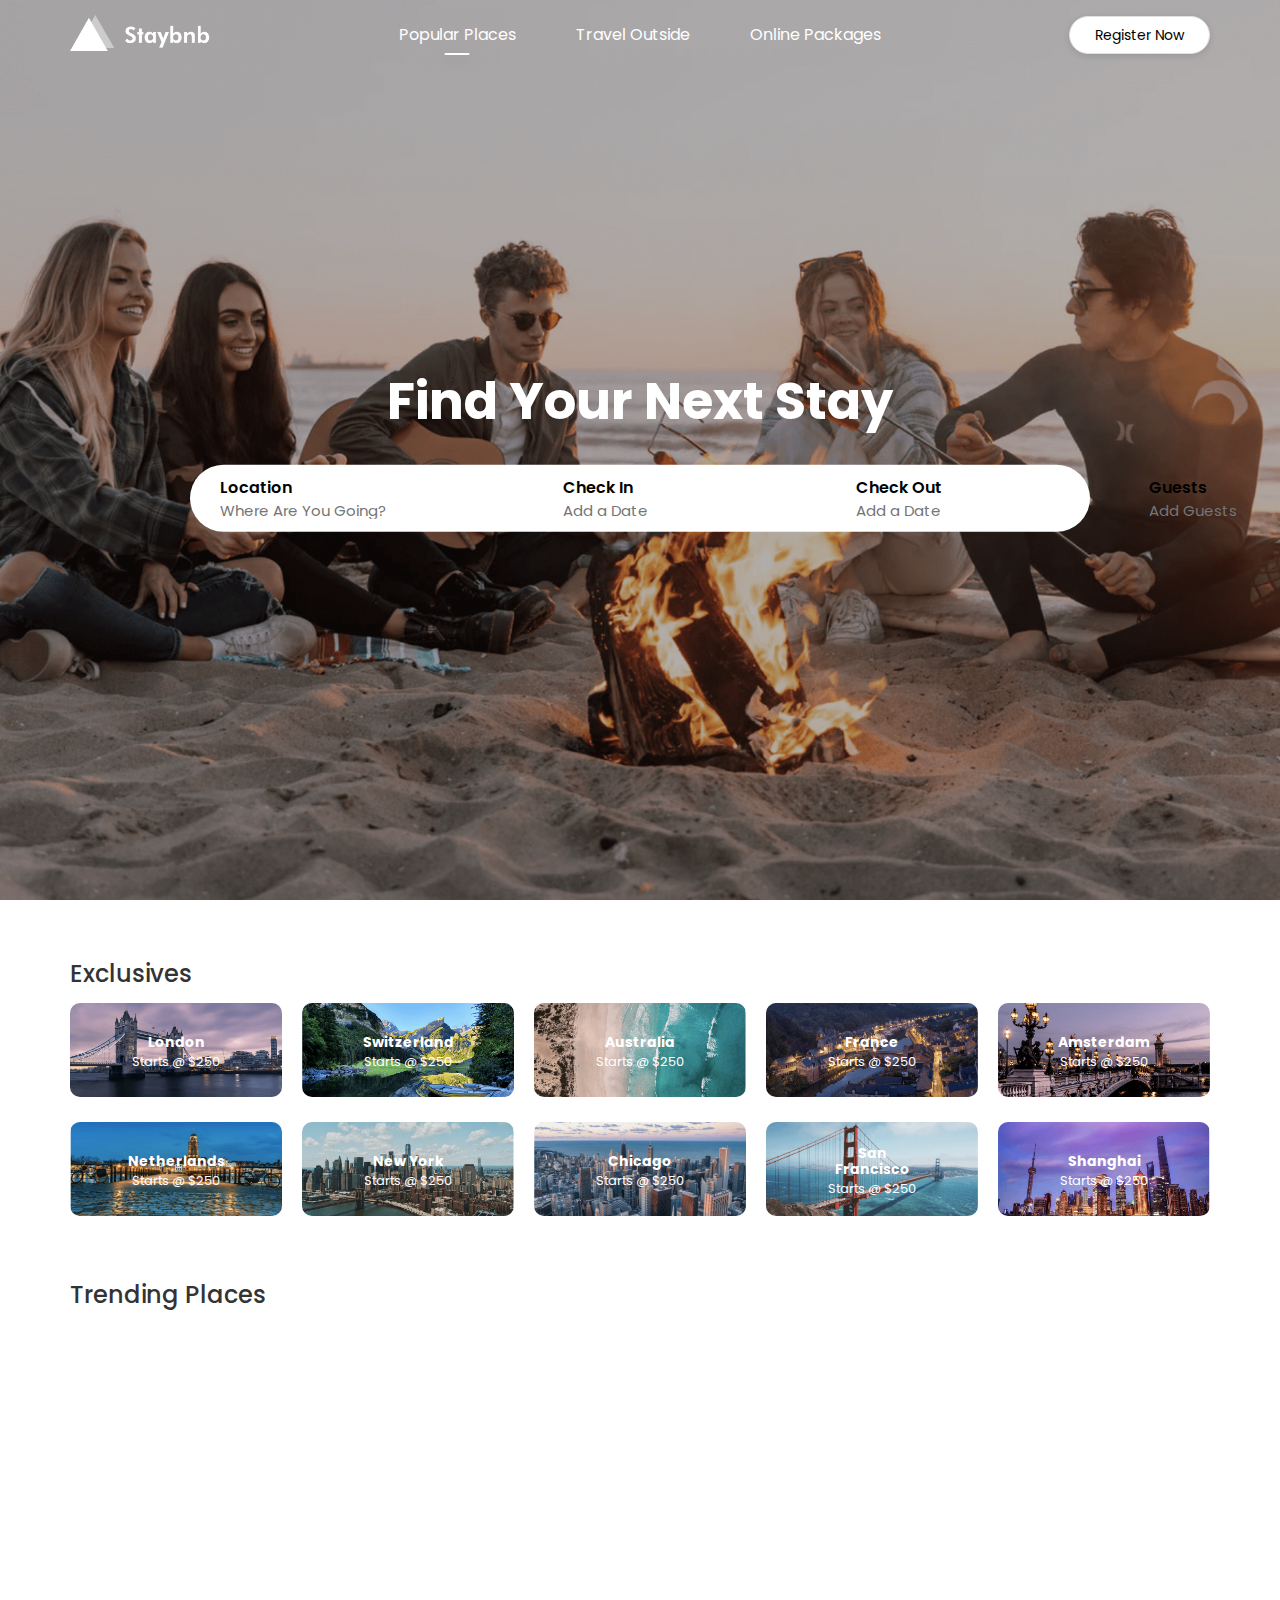
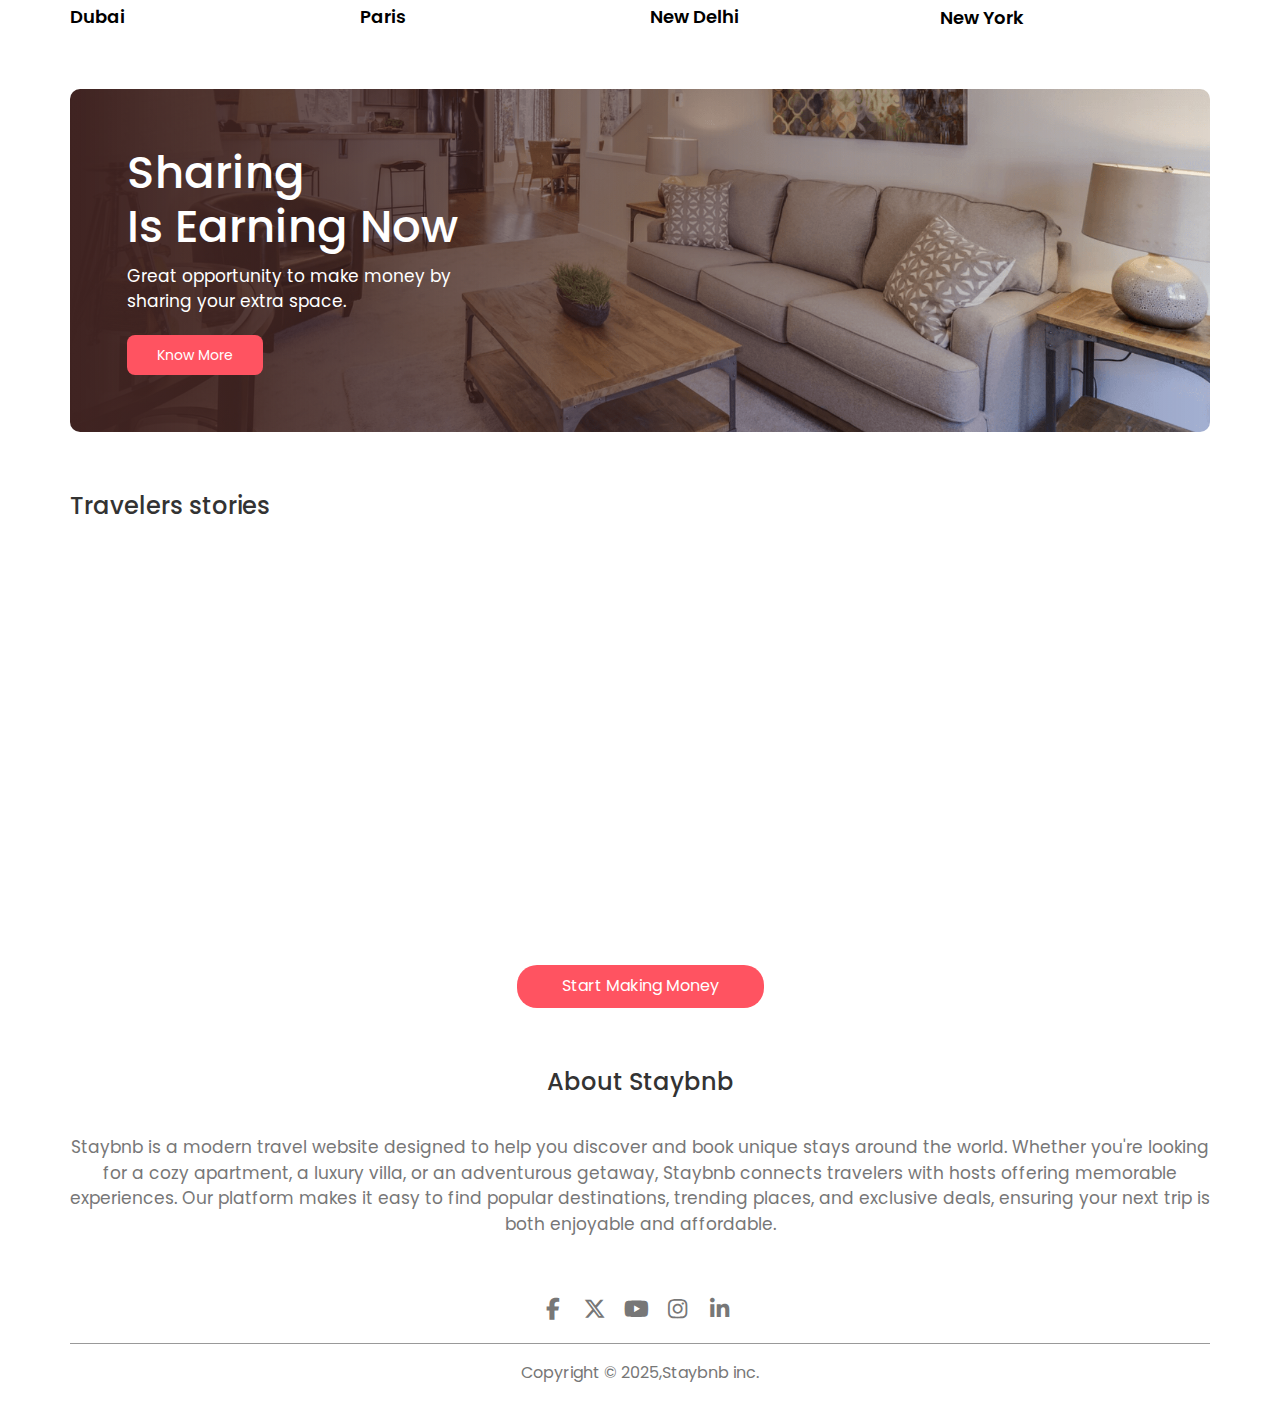
<file: index.html>
<!DOCTYPE html>
<html lang="en">

<head>
    <meta charset="UTF-8">
    <meta name="viewport" content="width=device-width, initial-scale=1.0">
    <title>Staybnb</title>
    <link rel="stylesheet" href="css/all.min.css">
    <link rel="stylesheet" href="css/normalize.css">
    <link rel="stylesheet" href="css/style.css">
    <link rel="preconnect" href="https://fonts.googleapis.com">
    <link rel="preconnect" href="https://fonts.gstatic.com" crossorigin>
    <link
        href="https://fonts.googleapis.com/css2?family=Poppins:ital,wght@0,100;0,200;0,300;0,400;0,500;0,600;0,700;0,800;0,900;1,100;1,200;1,300;1,400;1,500;1,600;1,700;1,800;1,900&display=swap"
        rel="stylesheet">
</head>

<body>
    <header>
        <div class="container">
            <nav>
                <a href="index.html" class="logo">
                    <img decoding="async" src="images/logo.png" alt="">
                </a>
                <div class="toggle-menu" id="toggle-menu">
                    <i class="fa-solid fa-bars"></i>
                </div>
                <ul class="nav-links" id="nav-links">
                    <li>
                        <a href="index.html" class="active">Popular Places</a>
                    </li>
                    <li>
                        <a href="listing.html">Travel Outside</a>
                    </li>
                    <li>
                        <a href="house.html">Online Packages</a>
                    </li>
                    <a href="#" class="register-btn mobile-rbtn" id="register-btn">Register Now</a>
                </ul>
                <a href="#" class="register-btn" id="register-btn">Register Now</a>
            </nav>

            <div class="box">
                <h1>
                    Find Your Next Stay
                </h1>
                <div class="search-bar">
                    <form>
                        <div class="location-input">
                            <label for="location">Location</label>
                            <input type="text" placeholder="Where Are You Going?" id="location">
                        </div>
                        <div>
                            <label for="check-in">Check In</label>
                            <input type="text" placeholder="Add a Date" id="check-in">
                        </div>
                        <div>
                            <label for="check-out">Check Out</label>
                            <input type="text" placeholder="Add a Date" id="check-out">
                        </div>
                        <div>
                            <label for="guest">Guests</label>
                            <input type="text" placeholder="Add Guests" id="guest">
                        </div>
                        <button type="submit"><img src="images/search.png" alt=""></button>
                    </form>
                </div>
            </div>
        </div>
    </header>
    <!-- Start Exclusive Section -->
    <div class="exclusive">
        <div class="container">
            <h2 class="section-header">Exclusives</h2>
            <div class="images-holder">
                <div class="image">
                    <img decoding="async" src="images/image-1.png" alt="">
                    <div class="text">
                        <h4>London</h4>
                        <p>Starts @ $250</p>
                    </div>
                </div>
                <div class="image">
                    <img decoding="async" src="images/image-2.png" alt="">
                    <div class="text">
                        <h4>Switzerland</h4>
                        <p>Starts @ $250</p>
                    </div>
                </div>
                <div class="image">
                    <img decoding="async" src="images/image-3.png" alt="">
                    <div class="text">
                        <h4>Australia</h4>
                        <p>Starts @ $250</p>
                    </div>
                </div>
                <div class="image">
                    <img decoding="async" src="images/image-4.png" alt="">
                    <div class="text">
                        <h4>France</h4>
                        <p>Starts @ $250</p>
                    </div>
                </div>
                <div class="image">
                    <img decoding="async" src="images/image-5.png" alt="">
                    <div class="text">
                        <h4>Amsterdam</h4>
                        <p>Starts @ $250</p>
                    </div>
                </div>
                <div class="image">
                    <img decoding="async" src="images/image-6.png" alt="">
                    <div class="text">
                        <h4>Netherlands</h4>
                        <p>Starts @ $250</p>
                    </div>
                </div>
                <div class="image">
                    <img decoding="async" src="images/image-7.png" alt="">
                    <div class="text">
                        <h4>New York</h4>
                        <p>Starts @ $250</p>
                    </div>
                </div>
                <div class="image">
                    <img decoding="async" src="images/image-8.png" alt="">
                    <div class="text">
                        <h4>Chicago</h4>
                        <p>Starts @ $250</p>
                    </div>
                </div>
                <div class="image">
                    <img decoding="async" src="images/image-9.png" alt="">
                    <div class="text">
                        <h4>San Francisco</h4>
                        <p>Starts @ $250</p>
                    </div>
                </div>
                <div class="image">
                    <img decoding="async" src="images/image-10.png" alt="">
                    <div class="text">
                        <h4>Shanghai</h4>
                        <p>Starts @ $250</p>
                    </div>
                </div>
            </div>
        </div>
    </div>
    <!-- End Exclusive Section -->
    <!-- Start Trending Section -->
    <div class="trending">
        <div class="container">
            <h2 class="section-header">Trending Places</h2>
            <div class="images-holder">
                <div class="images">
                    <img decoding="async" src="images/dubai.png" alt="">
                    <span>Dubai</span>
                </div>
                <div class="images">
                    <img decoding="async" src="images/paris.png" alt="">
                    <span>Paris</span>
                </div>
                <div class="images">
                    <img decoding="async" src="images/new-delhi.png" alt="">
                    <span>New Delhi</span>
                </div>
                <div class="images">
                    <img decoding="async" src="images/new-york.png" alt="">
                    <span>New York</span>
                </div>
            </div>
        </div>
    </div>
    <!-- End Trending Section -->
    <!-- Start Cta Section -->
    <div class="cta">
        <div class="container">
            <div class="cta-content">
                <h3>Sharing <br> Is Earning Now</h3>
                <p>Great opportunity to make money by <br>sharing your extra space.</p>
                <a href="#" class="cta-btn">Know More</a>
            </div>
        </div>
    </div>
    <!-- End Cta Section -->
    <!-- Start Stories Section -->
    <div class="stories">
        <div class="container">
            <h2 class="section-header">Travelers stories</h2>
            <div class="boxes">
                <div class="box">
                    <img decoding="async" src="images/story-1.png" alt="">
                    <p>
                        Popular European countries with a budget of just $10.000
                    </p>
                </div>
                <div class="box">
                    <img decoding="async" src="images/story-2.png" alt="">
                    <p>
                        Traveled more than 100 Countries in less than a year
                    </p>
                </div>
                <div class="box">
                    <img decoding="async" src="images/story-3.png" alt="">
                    <p>
                        Best experience you get while your traveling to Thailand
                    </p>
                </div>
            </div>
        </div>
        <a href="#" class="stories-btn">Start Making Money</a>
    </div>
    <!-- End Stories Section -->
    <!-- Start About Section -->
    <div class="about">
        <h2 class="section-header">About Staybnb</h2>
        <div class="container">
            <p>
                Staybnb is a modern travel website designed to help you discover and book unique stays around the world.
                Whether
                you're looking for a cozy apartment, a luxury villa, or an adventurous getaway, Staybnb connects
                travelers with
                hosts offering memorable experiences. Our platform makes it easy to find popular destinations, trending
                places, and
                exclusive deals, ensuring your next trip is both enjoyable and affordable.
            </p>
        </div>
    </div>
    <!-- End About Section -->
    <!-- Start Footer -->
    <footer>
        <div class="container">
            <div class="icons">
                <i class="fa-brands fa-facebook-f facebook"></i>
                <i class="fa-brands fa-x-twitter xt"></i>
                <i class="fa-brands fa-youtube youtube"></i>
                <i class="fa-brands fa-instagram insta"></i>
                <i class="fa-brands fa-linkedin-in linked-in"></i>
            </div>
            <hr>
            <p>Copyright &copy; 2025,Staybnb inc.</p>
        </div>
    </footer>
    <!-- End Footer -->
    <script src="js/main.js"></script>
</body>

</html>
</file>
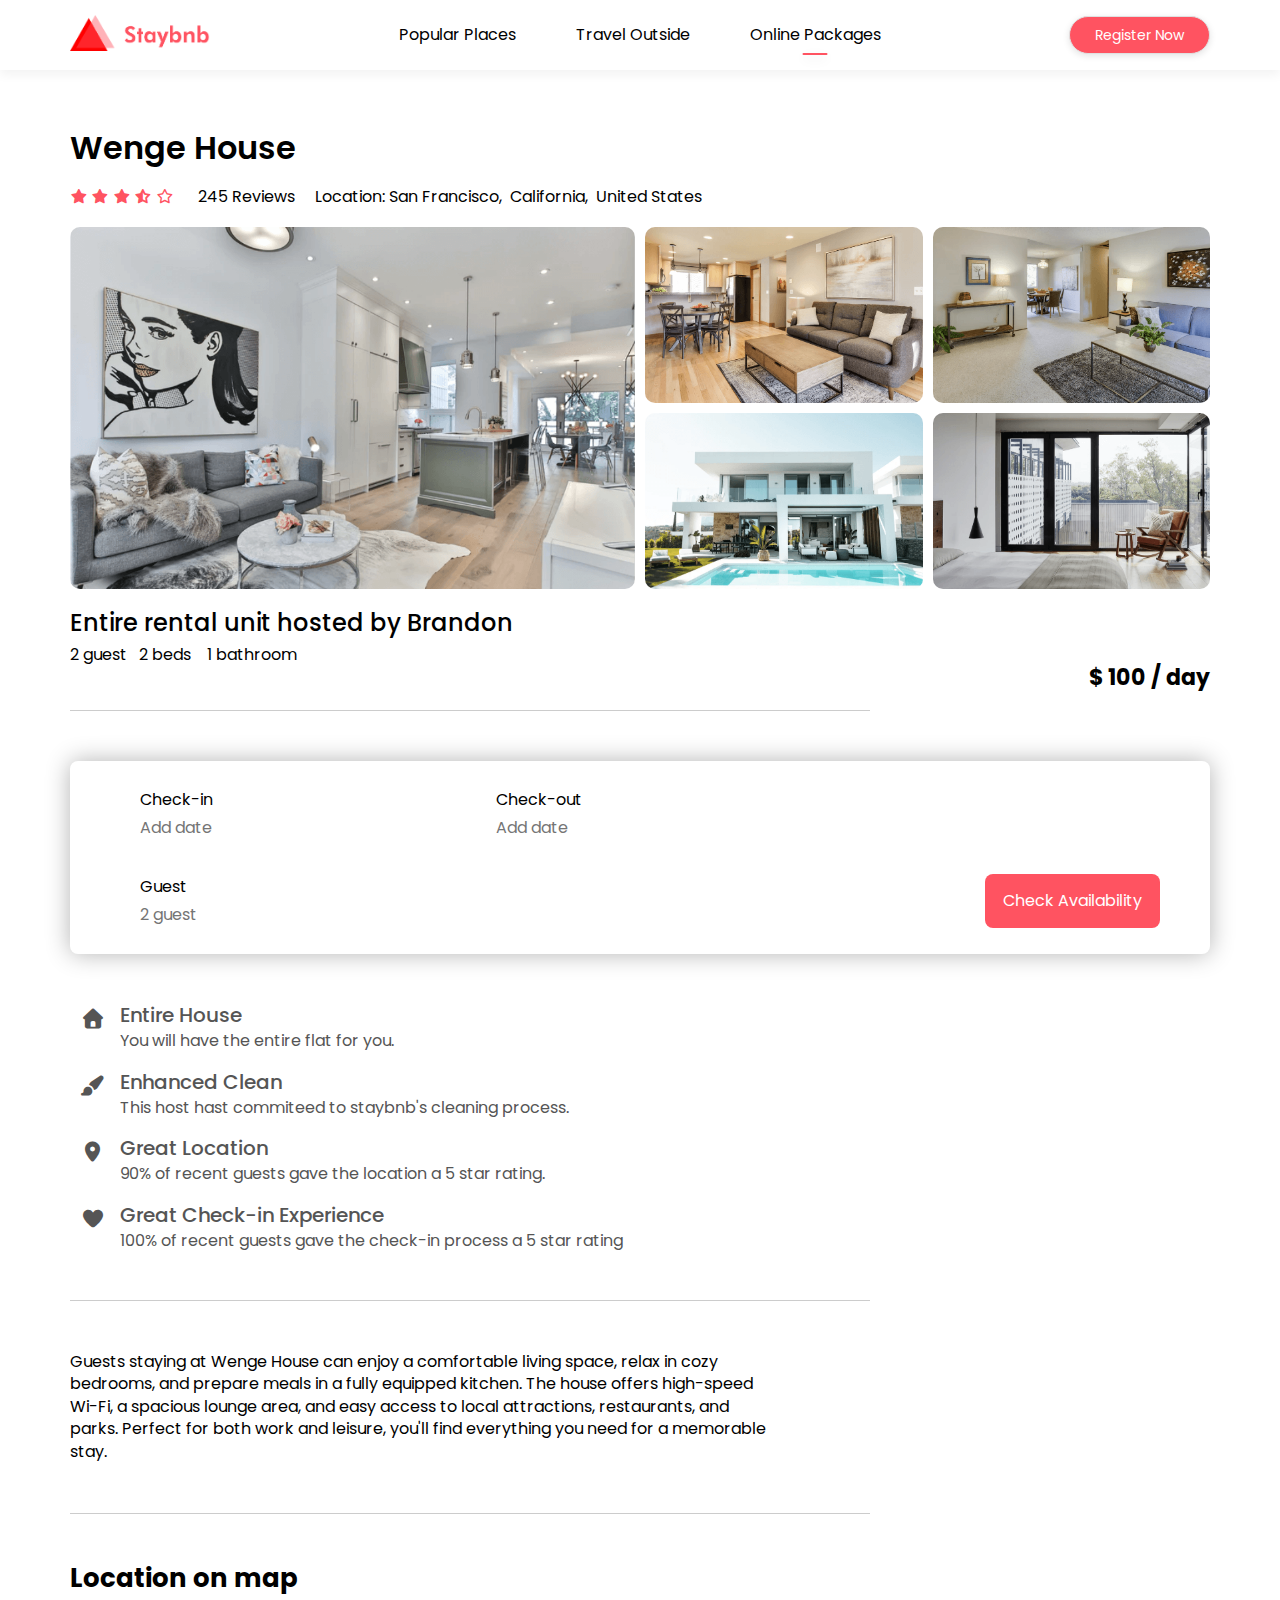
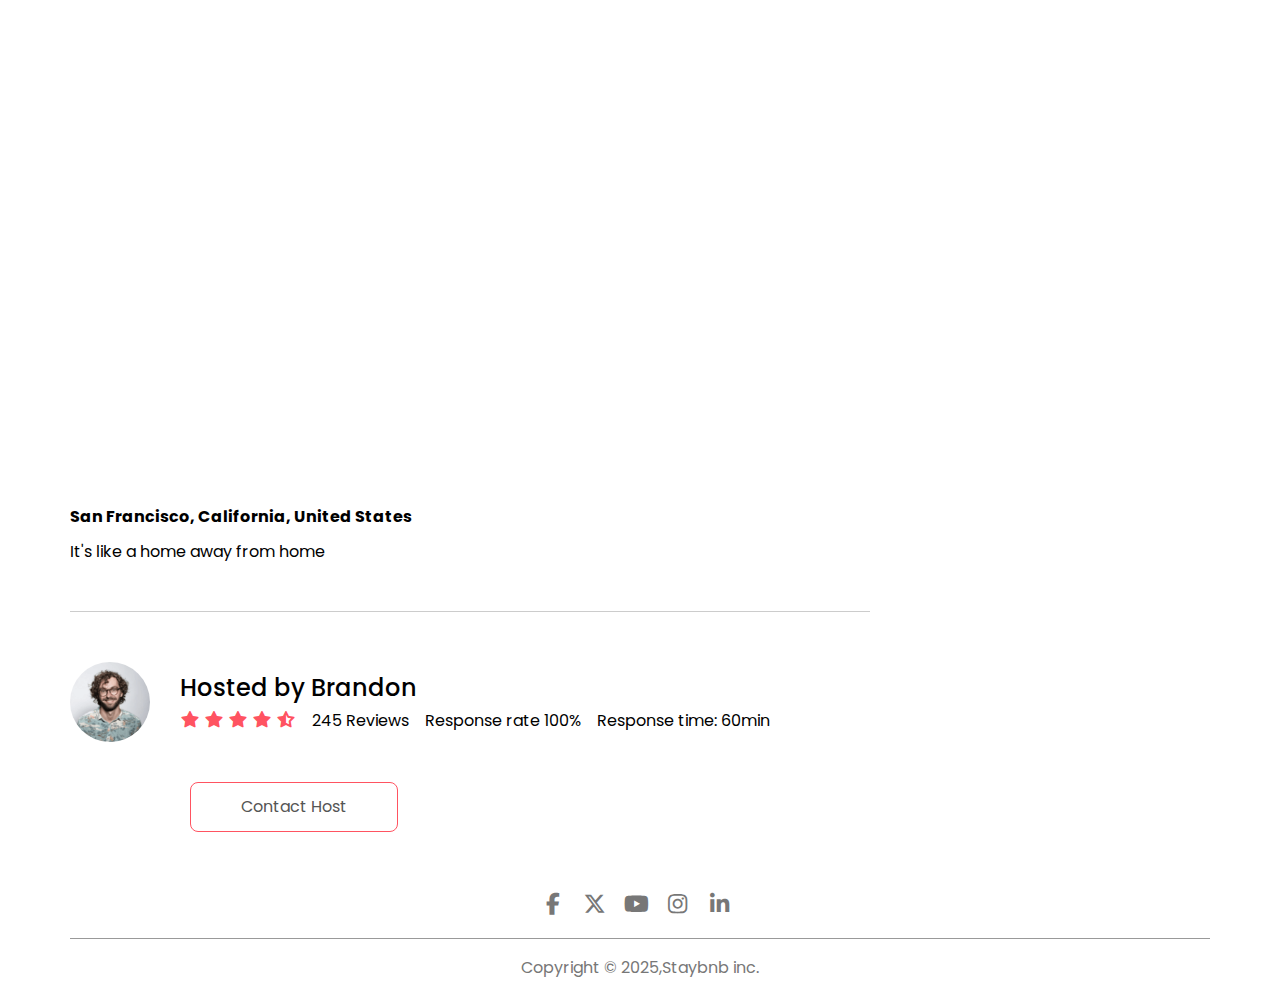
<file: house.html>
<!DOCTYPE html>
<html lang="en">

<head>
    <meta charset="UTF-8">
    <meta name="viewport" content="width=device-width, initial-scale=1.0">
    <title>House Details Page</title>
    <link rel="stylesheet" href="css/all.min.css">
    <link rel="stylesheet" href="css/normalize.css">
    <link rel="stylesheet" href="css/style.css">
    <link rel="preconnect" href="https://fonts.googleapis.com">
    <link rel="preconnect" href="https://fonts.gstatic.com" crossorigin>
    <link
        href="https://fonts.googleapis.com/css2?family=Poppins:ital,wght@0,100;0,200;0,300;0,400;0,500;0,600;0,700;0,800;0,900;1,100;1,200;1,300;1,400;1,500;1,600;1,700;1,800;1,900&display=swap"
        rel="stylesheet">
</head>

<body>
    <div class="nav-white">
        <div class="container">
            <nav>
                <a href="index.html" class="logo">
                    <img decoding="async" src="images/logo-red.png" alt="">
                </a>
                <div class="toggle-menu" id="toggle-menu">
                    <i class="fa-solid fa-bars"></i>
                </div>
                <ul class="nav-links" id="nav-links">
                    <li>
                        <a href="index.html">Popular Places</a>
                    </li>
                    <li>
                        <a href="listing.html">Travel Outside</a>
                    </li>
                    <li>
                        <a href="house.html" class="active">Online Packages</a>
                    </li>
                    <a href="#" class="register-btn mobile-rbtn" id="register-btn">Register Now</a>
                </ul>
                <a href="#" class="register-btn" id="register-btn">Register Now</a>
            </nav>
        </div>
    </div>

    <div class="house-details">
        <div class="container">
            <div class="house-title">
                <h1>Wenge House</h1>
                <div class="row">
                    <div>
                        <i class="fa-solid fa-star"></i>
                        <i class="fa-solid fa-star"></i>
                        <i class="fa-solid fa-star"></i>
                        <i class="fa-solid fa-star-half-stroke"></i>
                        <i class="fa-regular fa-star"></i>
                        <span>245 Reviews</span>
                    </div>
                    <div class="info">
                        <p>Location:&nbsp;San Francisco,&nbsp;&nbsp;California,&nbsp;&nbsp;United States</p>
                    </div>
                </div>
            </div>
            <div class="gallery">
                <div class="gallery-img1"><img decoding="async" src="images/house-1.png" alt=""></div>
                <div class="gallery-img2"><img decoding="async" src="images/house-2.png" alt=""></div>
                <div class="gallery-img3"><img decoding="async" src="images/house-3.png" alt=""></div>
                <div class="gallery-img4"><img decoding="async" src="images/house-4.png" alt=""></div>
                <div class="gallery-img5"><img decoding="async" src="images/house-5.png" alt=""></div>
            </div>
            <div class="small-details">
                <h2>Entire rental unit hosted by Brandon</h2>
                <p>2 guest &nbsp; 2 beds &nbsp;&nbsp; 1 bathroom</p>
                <h4>$ 100 / day</h4>
            </div>
            <hr class="line">
            <form class="check-form">
                <div>
                    <label >Check-in</label>
                    <input type="text" placeholder="Add date">
                </div>
                <div>
                    <label>Check-out</label>
                    <input type="text" placeholder="Add date">
                </div>
                <div>
                    <label>Guest</label>
                    <input type="text" placeholder="2 guest">
                </div>
                <button type="submit">Check Availability</button>
            </form>
            <ul class="details-list">
                <li><i class="fa-solid fa-house"></i>Entire House
                    <span>You will have the entire flat for you.</span>
                </li>
                <li><i class="fa-solid fa-paintbrush"></i>Enhanced Clean
                    <span>This host hast commiteed to staybnb's cleaning process.</span>
                </li>
                <li><i class="fa-solid fa-location-dot"></i>Great Location
                    <span>90% of recent guests gave the location a 5 star rating.</span>
                </li>
                <li><i class="fa-solid fa-heart"></i>Great Check-in Experience
                    <span>100% of recent guests gave the check-in process a 5 star rating </span>
                </li>
            </ul>
            <hr class="line">
            <p class="desc">Guests staying at Wenge House can enjoy a comfortable living space, relax in cozy bedrooms,
                and prepare meals in a fully equipped kitchen. The house offers high-speed Wi-Fi, a spacious lounge
                area, and easy access to local attractions, restaurants, and parks. Perfect for both work and leisure,
                you'll find everything you need for a memorable stay.</p>
            <hr class="line">
            <div class="map">
                <h3>Location on map</h3>
                <iframe
                    src="https://www.google.com/maps/embed?pb=!1m18!1m12!1m3!1d25569.225427269463!2d3.0415312556134584!3d36.76689260343447!2m3!1f0!2f0!3f0!3m2!1i1024!2i768!4f13.1!3m3!1m2!1s0x128fb2f877796ffd%3A0x62ac3794efff79ca!2sAlger%20Centre!5e0!3m2!1sen!2sdz!4v1756235219826!5m2!1sen!2sdz"
                    width="600" height="450" style="border:0;" allowfullscreen="" loading="lazy"
                    referrerpolicy="no-referrer-when-downgrade"></iframe>
                <b>San Francisco, California, United States</b>
                <p>It's like a home away from home</p>
            </div>
            <hr class="line">
            <div class="host">
                <img decoding="async" src="images/host.png" alt="">
                <div>
                    <h2>Hosted by Brandon</h2>
                    <p><span>
                            <i class="fa-solid fa-star"></i>
                            <i class="fa-solid fa-star"></i>
                            <i class="fa-solid fa-star"></i>
                            <i class="fa-solid fa-star"></i>
                            <i class="fa-solid fa-star-half-stroke"></i>
                        </span>&nbsp;&nbsp; 245 Reviews &nbsp;&nbsp; Response rate 100% &nbsp;&nbsp; Response time:
                        60min
                    </p>
                </div>
            </div>
            <div class="contact-host">
                <a href="#">Contact Host</a>
            </div>

        </div>
    </div>

    <!-- Start Footer -->
    <footer>
        <div class="container">
            <div class="icons">
                <i class="fa-brands fa-facebook-f facebook"></i>
                <i class="fa-brands fa-x-twitter xt"></i>
                <i class="fa-brands fa-youtube youtube"></i>
                <i class="fa-brands fa-instagram insta"></i>
                <i class="fa-brands fa-linkedin-in linked-in"></i>
            </div>
            <hr>
            <p>Copyright &copy; 2025,Staybnb inc.</p>
        </div>
    </footer>
    <!-- End Footer-->
    <script src="js/main.js"></script>
</body>

</html>
</file>
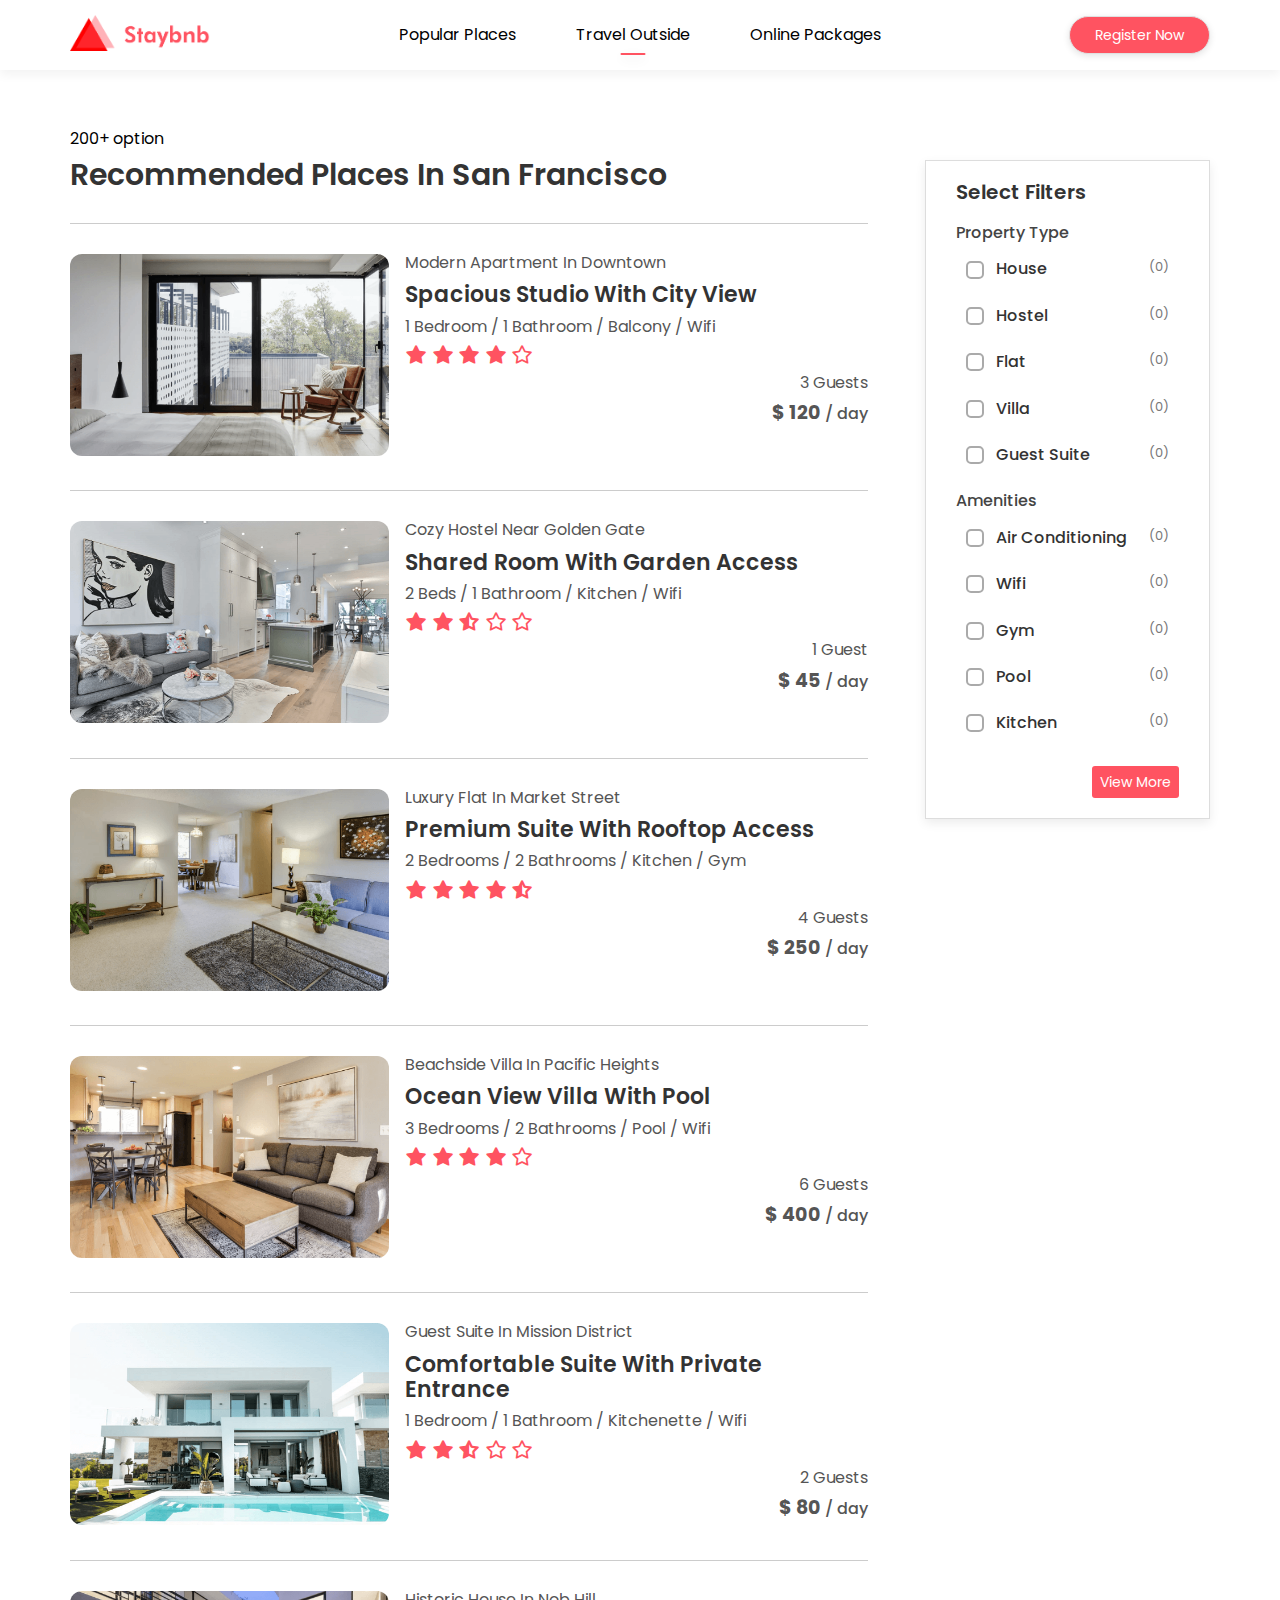
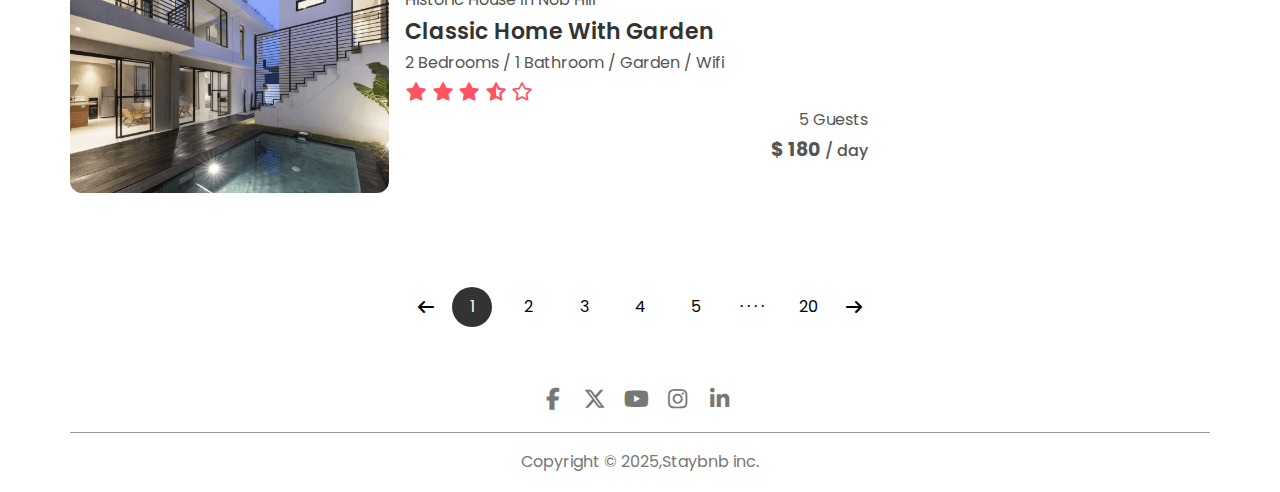
<file: listing.html>
<!DOCTYPE html>
<html lang="en">

<head>
    <meta charset="UTF-8">
    <meta name="viewport" content="width=device-width, initial-scale=1.0">
    <title>Listing Page</title>
    <link rel="stylesheet" href="css/all.min.css">
    <link rel="stylesheet" href="css/normalize.css">
    <link rel="stylesheet" href="css/style.css">
    <link rel="preconnect" href="https://fonts.googleapis.com">
    <link rel="preconnect" href="https://fonts.gstatic.com" crossorigin>
    <link
        href="https://fonts.googleapis.com/css2?family=Poppins:ital,wght@0,100;0,200;0,300;0,400;0,500;0,600;0,700;0,800;0,900;1,100;1,200;1,300;1,400;1,500;1,600;1,700;1,800;1,900&display=swap"
        rel="stylesheet">
</head>

<body>
    <div class="nav-white">
        <div class="container">
            <nav>
                <a href="index.html" class="logo">
                    <img decoding="async" src="images/logo-red.png" alt="">
                </a>
                <div class="toggle-menu" id="toggle-menu">
                    <i class="fa-solid fa-bars"></i>
                </div>
                <ul class="nav-links" id="nav-links">
                    <li>
                        <a href="index.html">Popular Places</a>
                    </li>
                    <li>
                        <a href="listing.html" class="active">Travel Outside</a>
                    </li>
                    <li>
                        <a href="house.html">Online Packages</a>
                    </li>
                    <a href="#" class="register-btn mobile-rbtn" id="register-btn">Register Now</a>
                </ul>
                <a href="#" class="register-btn" id="register-btn">Register Now</a>
            </nav>
        </div>
    </div>

    <div class="list-content">
        <div class="container">
            <div class="left-side">
                <p>200+ option</p>
                <h1>Recommended Places In San Francisco</h1>
                <div class="house">
                    <div class="house-img">
                        <img decoding="async" src="images/image-s1.png" alt="">
                    </div>
                    <div class="house-info">
                        <p>Modern Apartment In Downtown</p>
                        <h3>Spacious Studio With City View</h3>
                        <p>1 Bedroom / 1 Bathroom / Balcony / Wifi</p>
                        <div class="rate">
                            <i class="fa-solid fa-star"></i>
                            <i class="fa-solid fa-star"></i>
                            <i class="fa-solid fa-star"></i>
                            <i class="fa-solid fa-star"></i>
                            <i class="fa-regular fa-star"></i>
                        </div>
                        <div class="price">
                            <p>3 Guests</p>
                            <h4>$ 120 <span>/ day</span></h4>
                        </div>
                    </div>
                </div>
                <div class="house">
                    <div class="house-img">
                        <img decoding="async" src="images/image-s2.png" alt="">
                    </div>
                    <div class="house-info">
                        <p>Cozy Hostel Near Golden Gate</p>
                        <h3>Shared Room With Garden Access</h3>
                        <p>2 Beds / 1 Bathroom / Kitchen / Wifi</p>
                        <div class="rate">
                            <i class="fa-solid fa-star"></i>
                            <i class="fa-solid fa-star"></i>
                            <i class="fa-solid fa-star-half-stroke"></i>
                            <i class="fa-regular fa-star"></i>
                            <i class="fa-regular fa-star"></i>
                        </div>
                        <div class="price">
                            <p>1 Guest</p>
                            <h4>$ 45 <span>/ day</span></h4>
                        </div>
                    </div>
                </div>
                <div class="house">
                    <div class="house-img">
                        <img decoding="async" src="images/image-s3.png" alt="">
                    </div>
                    <div class="house-info">
                        <p>Luxury Flat In Market Street</p>
                        <h3>Premium Suite With Rooftop Access</h3>
                        <p>2 Bedrooms / 2 Bathrooms / Kitchen / Gym</p>
                        <div class="rate">
                            <i class="fa-solid fa-star"></i>
                            <i class="fa-solid fa-star"></i>
                            <i class="fa-solid fa-star"></i>
                            <i class="fa-solid fa-star"></i>
                            <i class="fa-solid fa-star-half-stroke"></i>
                        </div>
                        <div class="price">
                            <p>4 Guests</p>
                            <h4>$ 250 <span>/ day</span></h4>
                        </div>
                    </div>
                </div>
                <div class="house">
                    <div class="house-img">
                        <img decoding="async" src="images/image-s4.png" alt="">
                    </div>
                    <div class="house-info">
                        <p>Beachside Villa In Pacific Heights</p>
                        <h3>Ocean View Villa With Pool</h3>
                        <p>3 Bedrooms / 2 Bathrooms / Pool / Wifi</p>
                        <div class="rate">
                            <i class="fa-solid fa-star"></i>
                            <i class="fa-solid fa-star"></i>
                            <i class="fa-solid fa-star"></i>
                            <i class="fa-solid fa-star"></i>
                            <i class="fa-regular fa-star"></i>
                        </div>
                        <div class="price">
                            <p>6 Guests</p>
                            <h4>$ 400 <span>/ day</span></h4>
                        </div>
                    </div>
                </div>
                <div class="house">
                    <div class="house-img">
                        <img decoding="async" src="images/image-s5.png" alt="">
                    </div>
                    <div class="house-info">
                        <p>Guest Suite In Mission District</p>
                        <h3>Comfortable Suite With Private Entrance</h3>
                        <p>1 Bedroom / 1 Bathroom / Kitchenette / Wifi</p>
                        <div class="rate">
                            <i class="fa-solid fa-star"></i>
                            <i class="fa-solid fa-star"></i>
                            <i class="fa-solid fa-star-half-stroke"></i>
                            <i class="fa-regular fa-star"></i>
                            <i class="fa-regular fa-star"></i>
                        </div>
                        <div class="price">
                            <p>2 Guests</p>
                            <h4>$ 80 <span>/ day</span></h4>
                        </div>
                    </div>
                </div>
                <div class="house">
                    <div class="house-img">
                        <img decoding="async" src="images/image-s6.png" alt="">
                    </div>
                    <div class="house-info">
                        <p>Historic House In Nob Hill</p>
                        <h3>Classic Home With Garden</h3>
                        <p>2 Bedrooms / 1 Bathroom / Garden / Wifi</p>
                        <div class="rate">
                            <i class="fa-solid fa-star"></i>
                            <i class="fa-solid fa-star"></i>
                            <i class="fa-solid fa-star"></i>
                            <i class="fa-solid fa-star-half-stroke"></i>
                            <i class="fa-regular fa-star"></i>
                        </div>
                        <div class="price">
                            <p>5 Guests</p>
                            <h4>$ 180 <span>/ day</span></h4>
                        </div>
                    </div>
                </div>
            </div>
            <div class="right-side">
                <!-- <div class="sidebar">
                    <h2>Select Filters</h2>
                    <h3>Property Type</h3>
                    <div class="filter">
                        <input type="checkbox">
                        <p>House</p> <span>(0)</span>
                    </div>
                    <div class="filter">
                        <input type="checkbox">
                        <p>Hostel</p> <span>(0)</span>
                    </div>
                    <div class="filter">
                        <input type="checkbox">
                        <p>Flat</p> <span>(0)</span>
                    </div>
                    <div class="filter">
                        <input type="checkbox">
                        <p>Villa</p> <span>(0)</span>
                    </div>
                    <div class="filter">
                        <input type="checkbox">
                        <p>Guest Suite</p> <span>(0)</span>
                    </div>
                    <h3>Amenities</h3>
                    <div class="filter">
                        <input type="checkbox">
                        <p>Air Conditioning</p> <span>(0)</span>
                    </div>
                    <div class="filter">
                        <input type="checkbox">
                        <p>Wifi</p> <span>(0)</span>
                    </div>
                    <div class="filter">
                        <input type="checkbox">
                        <p>Gym</p> <span>(0)</span>
                    </div>
                    <div class="filter">
                        <input type="checkbox">
                        <p>Pool</p> <span>(0)</span>
                    </div>
                    <div class="filter">
                        <input type="checkbox">
                        <p>Kitchen</p> <span>(0)</span>
                    </div>
                    <div class="sidebar-link">
                        <a href="#">View More</a>
                    </div>
                </div> -->
                <div class="sidebar">
                    <h2>Select Filters</h2>
                    <h3>Property Type</h3>
                    <div class="filter">
                        <input type="checkbox" id="filter1">
                        <label for="filter1">
                            <p>House</p> <span>(0)</span>
                        </label>
                    </div>
                    <div class="filter">
                        <input type="checkbox" id="filter2">
                        <label for="filter2">
                            <p>Hostel</p> <span>(0)</span>
                        </label>
                    </div>
                    <div class="filter">
                        <input type="checkbox" id="filter3">
                        <label for="filter3">
                            <p>Flat</p> <span>(0)</span>
                        </label>
                    </div>
                    <div class="filter">
                        <input type="checkbox" id="filter4">
                        <label for="filter4">
                            <p>Villa</p> <span>(0)</span>
                        </label>
                    </div>
                    <div class="filter">
                        <input type="checkbox" id="filter5">
                        <label for="filter5">
                            <p>Guest Suite</p> <span>(0)</span>
                        </label>
                    </div>
                    <h3>Amenities</h3>
                    <div class="filter">
                        <input type="checkbox" id="filter6">
                        <label for="filter6">
                            <p>Air Conditioning</p> <span>(0)</span>
                        </label>
                    </div>
                    <div class="filter">
                        <input type="checkbox" id="filter7">
                        <label for="filter7">
                            <p>Wifi</p> <span>(0)</span>
                        </label>
                    </div>
                    <div class="filter">
                        <input type="checkbox" id="filter8">
                        <label for="filter8">
                            <p>Gym</p> <span>(0)</span>
                        </label>
                    </div>
                    <div class="filter">
                        <input type="checkbox" id="filter9">
                        <label for="filter9">
                            <p>Pool</p> <span>(0)</span>
                        </label>
                    </div>
                    <div class="filter">
                        <input type="checkbox" id="filter10">
                        <label for="filter10">
                            <p>Kitchen</p> <span>(0)</span>
                        </label>
                    </div>
                    <div class="sidebar-link">
                        <a href="#">View More</a>
                    </div>
                </div>
            </div>
        </div>
    </div>
    <div class="pagination">
        <i class="fa-solid fa-arrow-left"></i>
        <span class="current">1</span>
        <span>2</span>
        <span>3</span>
        <span>4</span>
        <span>5</span>
        <span>&middot; &middot; &middot; &middot;</span>
        <span>20</span>
        <i class="fa-solid fa-arrow-right"></i>
    </div>
    <!-- Start Footer -->
    <footer>
        <div class="container">
            <div class="icons">
                <i class="fa-brands fa-facebook-f facebook"></i>
                <i class="fa-brands fa-x-twitter xt"></i>
                <i class="fa-brands fa-youtube youtube"></i>
                <i class="fa-brands fa-instagram insta"></i>
                <i class="fa-brands fa-linkedin-in linked-in"></i>
            </div>
            <hr>
            <p>Copyright &copy; 2025,Staybnb inc.</p>
        </div>
    </footer>
    <!-- End Footer-->
    <script src="js/main.js"></script>
</body>

</html>
</file>
<file: css/style.css>
* {
  -webkit-box-sizing: border-box;
  -moz-box-sizing: border-box;
  box-sizing: border-box;
  margin: 0;
  padding: 0;
}

:root {
  --main-white-color: #fff;
  --alt-white-color: #f1f1f1;
  --main-pink-color: #ff5361;
  --alt-pink-color: #e04855;
  --margin-section-tb: 60px;
  --border-rd: 10px;
  --transition-duration: 0.3s;
}

body {
  font-family: "Poppins", sans-serif;
  overflow-x: hidden;
}

html {
  scroll-behavior: smooth;
}

*:focus {
  outline: none;
}

ul {
  list-style: none;
}

a {
  text-decoration: none;
}

.container {
  padding-left: 15px;
  padding-right: 15px;
  margin-left: auto;
  margin-right: auto;
}

@media (min-width: 768px) {
  .container {
    width: 750px;
  }
}

@media (min-width: 992px) {
  .container {
    width: 970px;
  }
}

@media (min-width: 1200px) {
  .container {
    width: 1170px;
  }
}

/* Start Component */
.section-header {
  margin-bottom: 15px;
  font-weight: 500;
  color: #333;
}
/* End Component */

header {
  min-height: 100vh;
  width: 100%;
  background-image: linear-gradient(rgba(0, 0, 0, 0.3), rgba(0, 0, 0, 0.3)),
    url(../images/banner.png);
  background-size: cover;
  background-position: center;
}

.container nav {
  display: flex;
  justify-content: space-between;
  align-items: center;
  height: 70px;
}

@media (max-width: 767px) {
  .container nav {
    background-color: #000;
    width: 100%;
    position: fixed;
    left: 0;
    top: 0;
    padding: 0 15px;
    z-index: 1000;
  }
}

.logo img {
  width: 140px;
}

.toggle-menu {
  color: var(--main-white-color, #fff);
  font-size: 28px;
  display: none;
  cursor: pointer;
  z-index: 1001;
}

@media (max-width: 767px) {
  .toggle-menu {
    display: block;
  }
}

.nav-links {
  display: flex;
}

.nav-links li {
  margin: 0 30px;
}

.nav-links li a {
  color: var(--main-white-color, #fff);
  transition: var(--transition-duration);
}

.nav-links li:hover a {
  color: var(--alt-white-color);
}

.nav-links .active {
  position: relative;
}

.nav-links .active::after {
  content: "";
  position: absolute;
  height: 2px;
  width: 25px;
  border-radius: 2px;
  background-color: var(--main-white-color, #fff);
  bottom: -10px;
  left: 50%;
  transform: translate(-50%, -50%);
  box-shadow: 0 4px 12px rgba(0, 0, 0, 0.11);
  transition: var(--transition-duration);
}

@media (max-width: 767px) {
  .nav-links .active::after {
    left: -40px;
    bottom: 50%;
    transform: translate(0, 50%);
  }
}

.nav-links li a.active:hover::after {
  background-color: var(--alt-white-color);
  box-shadow: 0 4px 12px rgba(0, 0, 0, 0.15);
}

@media (max-width: 767px) {
  .nav-links {
    display: none;
    position: fixed;
    top: 69px;
    left: 0;
    width: 100%;
    background-color: #000;
    flex-direction: column;
    padding: 20px;
    z-index: 999;
    box-shadow: 0 5px 10px rgba(0, 0, 0, 0.2);
  }

  .nav-links.active {
    display: flex;
  }

  .nav-links li {
    margin: 10px 0;
    text-align: right;
  }
}

.register-btn {
  color: #000;
  background-color: var(--main-white-color, #fff);
  padding: 10px 25px;
  border-radius: 20px;
  font-size: 14px;
  box-shadow: 0 2px 7px rgba(0, 0, 0, 0.11);
  cursor: pointer;
  text-decoration: none;
  border: 1px solid #e0e0e0;
  display: inline-block;
  transition: var(--transition-duration);
}

@media (max-width: 767px) {
  nav ul + .register-btn {
    display: none;
  }
  nav .nav-links .mobile-rbtn {
    width: fit-content;
    margin: 10px 0 10px auto;
  }
}

@media (min-width: 768px) {
  nav .nav-links .mobile-rbtn {
    display: none;
  }
}

.register-btn:hover {
  background-color: var(--alt-white-color);
  box-shadow: 0 4px 12px rgba(0, 0, 0, 0.15);
}

header .box {
  position: absolute;
  left: 50%;
  top: 50%;
  transform: translate(-50%, -50%);
}

header .box h1 {
  text-align: center;
  color: var(--main-white-color, #fff);
  font-weight: bold;
  font-size: 4vw;
}

@media (max-width: 767px) {
  header .box h1 {
    font-size: 32px;
    margin-top: 40px;
  }
}

.search-bar {
  background-color: var(--main-white-color, #fff);
  margin: 30px auto;
  padding: 6px 10px 6px 30px;
  border-radius: 50px;
  max-width: 900px;
}

.search-bar form {
  display: flex;
  align-items: center;
}

@media (max-width: 981px) {
  .search-bar {
    border-radius: var(--border-rd);
    padding: 20px 20px 40px;
    position: relative;
  }

  .search-bar form {
    flex-direction: column;
    align-items: stretch;
  }

  .search-bar form div {
    width: 100%;
    margin: 15px 0;
    border-bottom: 1px solid #ccc;
  }
}

.search-bar form label {
  font-weight: 600;
}

.search-bar form input {
  display: block;
  border: 0;
  outline: none;
  background: transparent;
  margin-top: 5px;
  font-size: 15px;
}

@media (min-width: 981px) {
  .search-bar form .location-input {
    margin-right: 50px;
  }
}

@media (max-width: 981px) {
  .search-bar form input {
    margin: 10px 0;
    width: 100%;
  }
}

.search-bar form button {
  background-color: var(--main-pink-color);
  width: 55px;
  height: 55px;
  border-radius: 50%;
  border: 0;
  outline: none;
  cursor: pointer;
  display: flex;
  justify-content: center;
  align-items: center;
  transition: var(--transition-duration);
}

.search-bar form button:hover {
  background-color: var(--alt-pink-color);
}

.search-bar form button img {
  width: 15px;
}

@media (max-width: 981px) {
  .search-bar form button {
    position: absolute;
    bottom: -60px;
    transform: translate(-50%, -50%);
    left: 50%;
  }
}

/* Start Exclusive */
.exclusive {
  margin: var(--margin-section-tb) 0;
}

.exclusive .images-holder {
  display: grid;
  grid-template-columns: repeat(auto-fill, minmax(200px, 1fr));
  gap: 20px;
}

@media (max-width: 767px) {
  .exclusive .images-holder {
    gap: 10px;
  }
}

.exclusive .images-holder .image {
  position: relative;
}

.exclusive .images-holder .image img {
  max-width: 100%;
  border-radius: var(--border-rd);
}

.exclusive .images-holder .image .text {
  text-align: center;
  position: absolute;
  left: 50%;
  top: 50%;
  transform: translate(-50%, -50%);
  color: var(--main-white-color, #fff);
}

.exclusive .images-holder .image .text h4 {
  font-size: 14px;
}

.exclusive .images-holder .image .text p {
  margin-top: 5px;
  font-size: 13px;
}

@media (max-width: 767px) {
  .exclusive .images-holder .image .text h4 {
    font-size: 20px;
  }
  .exclusive .images-holder .image .text p {
    font-size: 17px;
  }
}

/* End Exclusive */
/* Start Trending */
.trending {
  margin: var(--margin-section-tb) 0;
}

.trending .images-holder {
  display: grid;
  grid-template-columns: repeat(auto-fill, minmax(250px, 1fr));
  gap: 20px;
}

@media (max-width: 767px) {
  .trending .images-holder {
    gap: 10px;
  }
}

.trending .images-holder .images img {
  max-width: 100%;
  border-radius: var(--border-rd);
}

.trending .images-holder .images span {
  display: block;
  font-weight: 600;
  margin-top: 10px;
  font-size: 18px;
}

@media (max-width: 767px) {
  .trending .images-holder .images {
    position: relative;
  }
  .trending .images-holder .images span {
    position: absolute;
    color: var(--main-white-color, #fff);
    left: 50%;
    top: 50%;
    transform: translate(-50%, -50%);
    font-size: 30px;
  }
}
/* End Trending */
/* Start Cta */
.cta {
  margin: var(--margin-section-tb) 0;
}

.cta .cta-content {
  background-image: linear-gradient(to right, #3f2321, transparent),
    url(../images/banner-2.png);
  background-size: cover;
  background-position: center;
  border-radius: var(--border-rd);
  padding: 5%;
  color: var(--main-white-color, #fff);
}

.cta h3 {
  font-size: 45px;
  font-weight: 500;
  line-height: 1.2;
}

.cta p {
  font-size: 17px;
  margin-top: 10px;
  line-height: 1.5;
}

.cta .cta-btn {
  background-color: var(--main-pink-color);
  color: var(--main-white-color);
  margin-top: 20px;
  padding: 12px 30px;
  border-radius: 8px;
  font-size: 14px;
  cursor: pointer;
  display: inline-block;
  transition: var(--transition-duration);
}

.cta .cta-btn:hover {
  background-color: var(--alt-pink-color);
}

@media (max-width: 767px) {
  .cta .cta-content {
    text-align: center;
  }

  .cta .cta-content h3 {
    font-size: 25px;
  }

  .cta .cta-content p {
    font-size: 14px;
  }
}
/* End Cta */
/* Start Stories */
.stories {
  margin: var(--margin-section-tb 0);
}

.stories .container .boxes {
  display: grid;
  grid-template-columns: repeat(auto-fill, minmax(350px, 1fr));
  gap: 20px;
}

@media (max-width: 767px) {
  .stories .container .boxes {
  grid-template-columns: minmax(150px, 1fr);
    gap: 10px;
  }
}

.stories .box {
  position: relative;
}

.stories .box img {
  max-width: 100%;
  border-radius: var(--border-rd);
}

.stories .box p {
  position: absolute;
  left: 50%;
  top: 50%;
  transform: translate(-50%, -50%);
  color: var(--main-white-color);
  font-size: 18px;
  text-align: center;
  width: 80%;
}

.stories .stories-btn {
  display: block;
  margin: 60px auto;
  width: fit-content;
  background-color: var(--main-pink-color);
  color: var(--main-white-color);
  border-radius: 20px;
  padding: 12px 45px;
  transition: var(--transition-duration);
}

.stories .stories-btn:hover {
  background-color: var(--alt-pink-color);
}
/* End Stories */
/* Start About */
.about {
  margin: var(--margin-section-tb) 0;
}

.about .section-header {
  text-align: center;
}

.about p {
  margin: 40px auto;
  color: #777;
  text-align: center;
  line-height: 1.5;
  font-size: 17px;
}

@media (max-width: 767px) {
  .about p {
    font-size: 14px;
  }
}
/* End About */
/* Start Footer */

footer .icons {
  text-align: center;
  color: #777;
  font-size: 22px;
}

@media (max-width: 767px) {
  footer .icons {
    font-size: 18px;
  }
}

footer .icons i {
  margin-right: 8px;
  cursor: pointer;
}

footer i.facebook:hover {
  color: #1877f2;
}
footer i.xt:hover {
  color: #000000;
}
footer i.youtube:hover {
  color: #ff0000;
}
footer i.insta:hover {
  color: #e1306c;
}
footer i.linked-in:hover {
  color: #0a66c2;
}

footer hr {
  background-color: #999;
  height: 1px;
  border: 0;
  margin: 20px 0;
}

footer p {
  color: #777;
  text-align: center;
  padding: 0 0 20px;
}

@media (max-width: 767px) {
  footer p {
    font-size: 15px;
  }
}
/* End Footer */
/* Start Listing Page */
.nav-white {
  background-color: var(--main-white-color) !important;
  box-shadow: 0 5px 10px rgba(0, 0, 0, 0.05);
}

.nav-white nav {
  background-color: var(--main-white-color);
}

.nav-white nav .toggle-menu {
  color: #000;
}

.nav-white .nav-links li a {
  color: #000;
}

.nav-white .nav-links .active::after {
  background-color: var(--main-pink-color);
}

.nav-white .nav-links li a.active:hover::after {
  background-color: var(--alt-pink-color);
}

@media (max-width: 767px) {
  .nav-white .nav-links {
    background-color: var(--main-white-color);
  }
}

.nav-white .register-btn {
  color: var(--main-white-color);
  background-color: var(--main-pink-color);
}

.nav-white .register-btn:hover {
  background-color: var(--alt-pink-color);
}

.list-content {
  margin: var(--margin-section-tb) 0;
}

@media (max-width: 767px) {
  .list-content {
    margin: 100px 0;
  }
}

.list-content .container {
  display: flex;
  justify-content: space-between;
  flex-wrap: wrap;
}

.list-content .left-side {
  flex-basis: 70%;
}

.list-content .left-side > p {
  margin: 0 0 10px;
}

.list-content .left-side > h1 {
  margin: 0;
  font-size: 30px;
  font-weight: 600;
  color: #333;
}

@media (max-width: 767px) {
  .list-content .left-side > h1 {
    font-size: 22px;
  }
}

.list-content .left-side .house {
  margin: 30px 0;
  padding: 30px 0 0;
  border-top: 1px solid #ccc;
  display: flex;
  justify-content: space-between;
  flex-wrap: wrap;
}

@media (max-width: 767px) {
  .list-content .left-side .house {
    flex-direction: column;
  }
}

.list-content .left-side .house .house-img {
  flex-basis: 40%;
}

.list-content .left-side .house .house-img img {
  width: 100%;
  border-radius: 12px;
}

@media (max-width: 767px) {
  .list-content .left-side .house .house-img img {
    margin-bottom: 15px;
  }
}

.list-content .left-side .house .house-info {
  flex-basis: 58%;
  color: #555;
}

.list-content .left-side .house .house-info h3 {
  font-size: 22px;
  font-weight: 600;
  color: #333;
  margin: 10px 0;
}

@media (max-width: 767px) {
  .list-content .left-side .house .house-info h3 {
    font-size: 18px;
  }
}

.list-content .left-side .house .house-info .rate i {
  color: var(--main-pink-color);
  margin: 10px 0;
  font-size: 18px;
}

@media (max-width: 767px) {
  .list-content .left-side .house .house-info .rate i {
    font-size: 16px;
  }
}

.list-content .left-side .house .house-info .price {
  text-align: right;
}

.list-content .left-side .house .house-info .price h4 {
  font-size: 19px;
  margin: 10px 0;
}

.list-content .left-side .house .house-info .price span {
  font-size: 16px;
  font-weight: 500;
}

.list-content .right-side {
  flex-basis: 25%;
}

@media (max-width: 991px) {
  .list-content .left-side,
  .list-content .right-side {
    flex-basis: 100%;
  }
}

.list-content .right-side .sidebar {
  border: 1px solid #ddd;
  padding: 20px 30px;
  margin-top: 30px;
  box-shadow: 0 4px 10px rgba(0, 0, 0, 0.08);
}

.list-content .right-side .sidebar h2 {
  font-weight: 600;
  margin-bottom: 15px;
  font-size: 20px;
  color: #333;
}

.list-content .right-side .sidebar h3 {
  font-weight: 500;
  margin: 20px 0 10px;
  font-size: 16px;
  color: #444;
}

.list-content .right-side .sidebar .filter {
  display: flex;
  align-items: center;
  margin-bottom: 12px;
  padding: 8px 10px;
  border-radius: 8px;
  transition: var(--transition-duration);
}

.list-content .right-side .sidebar .filter:hover {
  background: #f0f0f0;
}

.list-content .right-side .sidebar .filter input[type="checkbox"] {
  appearance: none;
  -webkit-appearance: none;
  width: 18px;
  height: 18px;
  border: 2px solid #aaa;
  border-radius: 5px;
  display: inline-block;
  position: relative;
  margin-right: 12px;
  cursor: pointer;
  transition: var(--transition-duration);
}

.list-content .right-side .sidebar .filter input[type="checkbox"]:checked {
  background-color: var(--main-pink-color);
  border-color: var(--main-pink-color);
}

.list-content
  .right-side
  .sidebar
  .filter
  input[type="checkbox"]:checked::after {
  font-family: "Font Awesome 7 Free";
  content: "\f00c";
  font-weight: 900;
  position: absolute;
  color: var(--main-white-color);
  font-size: 10px;
  left: 50%;
  top: 50%;
  transform: translate(-50%, -50%);
}

.list-content .right-side .sidebar .filter label {
  display: flex;
  justify-content: space-between;
  flex: 1;
  color: #333;
  cursor: pointer;
}

.list-content .right-side .sidebar .filter label p {
  margin-right: 6px;
  font-weight: 500;
}

.list-content .right-side .sidebar .filter label span {
  color: #777;
  font-size: 13px;
}

.list-content .right-side .sidebar .sidebar-link a {
  display: block;
  font-size: 14px;
  margin: 25px 0 0 auto;
  color: var(--main-white-color);
  background-color: var(--main-pink-color);
  width: fit-content;
  padding: 8px;
  border-radius: 3px;
  transition: var(--transition-duration);
}

.list-content .right-side .sidebar .sidebar-link a:hover {
  background-color: var(--alt-pink-color);
}

.pagination {
  display: flex;
  align-items: center;
  justify-content: center;
  margin: var(--margin-section-tb) 0;
}

.pagination i {
  cursor: pointer;
  margin: 0 8px;
}

@media (max-width: 767px) {
  .pagination i {
    margin: 0 3px;
  }
}

.pagination span {
  margin: 0 8px;
  cursor: pointer;
  text-align: center;
  width: 40px;
  height: 40px;
  line-height: 40px;
  border-radius: 50%;
}

@media (max-width: 767px) {
  .pagination span {
    margin: 0 3px;
    width: 20px;
    height: 20px;
    line-height: 20px;
    font-size: 12px;
  }
}

.pagination .current,
.pagination span:hover {
  background-color: #333;
  color: var(--main-white-color);
}
/* End Listing Page */
/*Start House Page*/
.house-details {
  margin: var(--margin-section-tb) 0;
}

.house-details .house-title h1 {
  font-weight: 600;
}

@media (max-width: 767px) {
  .house-details {
    margin: 100px 0;
  }
  .house-details .house-title h1 {
    font-size: 25px;
  }
}

.house-details .house-title .row {
  display: flex;
  flex-wrap: wrap;
  align-items: center;
}

.house-details .house-title .row span {
  margin: 0 20px;
}

.house-details .house-title .row i {
  color: var(--main-pink-color);
  font-size: 14px;
}

@media (max-width: 767px) {
  .house-details .house-title .row {
    font-size: 14px;
  }
  .house-details .house-title .row .info {
    margin: 10px 0 0;
  }
}

.house-details .gallery {
  display: grid;
  gap: 10px;
  grid-template-areas:
    "first first . ."
    "first first . .";
  margin: 20px 0;
}

@media (max-width: 767px) {
  .house-details .gallery {
    grid-template-areas: "first first" ". ." ". .";
  }
}

.house-details .gallery div img {
  width: 100%;
  height: 100%;
  display: block;
  border-radius: var(--border-rd);
}

.house-details .gallery-img1 {
  grid-area: first;
}

.house-details .small-details h2 {
  font-weight: 500;
  margin: 10px 0;
}

.house-details .small-details h4 {
  text-align: right;
  font-size: 22px;
}

@media (max-width: 767px) {
  .house-details .small-details h2 {
    font-size: 19px;
  }
  .house-details .small-details h4 {
    font-size: 18px;
    text-align: left;
    margin: 10px 0 0;
  }
}

.house-details .line {
  border: 0;
  height: 1px;
  background-color: #ccc;
  width: 100%;
  max-width: 800px;
  margin: 20px 0 50px;
}

.house-details .check-form {
  margin: 30px 0;
  background-color: var(--main-white-color);
  box-shadow: 0 0 25px rgba(0, 0, 0, 0.3);
  border-radius: 8px;
  display: flex;
  flex-wrap: wrap;
  align-items: center;
  padding: 10px 50px;
}

.house-details .check-form div {
  padding: 20px;
}

.house-details .check-form label {
  display: block;
}

.house-details .check-form input {
  background: transparent;
  border: 0;
  outline: none;
  margin: 10px 0 0;
}

@media (max-width: 767px) {
  .house-details .check-form {
    padding: 10px 30px;
  }
  .house-details .check-form div {
    width: 100%;
    padding: 20px 0;
  }
  .house-details .check-form input {
    padding-bottom: 5px;
    border-bottom: 1px solid #ccc;
    width: 100%;
  }
}

.house-details .check-form button {
  background-color: var(--main-pink-color);
  color: var(--main-white-color);
  padding: 18px;
  outline: none;
  border: 0;
  border-radius: 8px;
  width: fit-content;
  font-size: 16px;
  margin-left: auto;
  cursor: pointer;
  transition: var(--transition-duration);
}

.house-details .check-form button:hover {
  background-color: var(--alt-pink-color);
}

@media (max-width: 767px) {
  .house-details .check-form button {
    margin: 10px 0 15px;
    font-size: 14px;
    border-radius: 4px;
    width: 100%;
  }
}

.house-details .details-list {
  margin: 50px 0;
}

.house-details .details-list li {
  margin-left: 50px;
  font-size: 20px;
  font-weight: 500;
  margin-bottom: 20px;
  color: #555;
  position: relative;
}

.house-details .details-list li i {
  position: absolute;
  top: 5px;
  left: -40px;
}

.house-details .details-list li span {
  display: block;
  font-weight: 400;
  font-size: 16px;
  margin-top: 5px;
}

.house-details .desc {
  max-width: 700px;
  margin-bottom: 50px;
  line-height: 1.4;
}

.house-details .map {
  margin: 50px 0;
}

.house-details .map h3 {
  font-size: 26px;
  font-weight: 500px;
  margin-bottom: 30px;
}

.house-details .map iframe {
  width: 100%;
  margin-bottom: 30px;
}

.house-details .map b {
  display: block;
  margin-bottom: 16px;
}

.house-details .host {
  display: flex;
  align-items: center;
}

@media (max-width: 767px) {
  .house-details .host {
    flex-direction: column;
    text-align: center;
  }
}

.house-details .host img {
  width: 80px;
  height: 80px;
  border-radius: 50px;
  margin-right: 30px;
}

.house-details .host h2 {
  font-weight: 500;
  margin-bottom: 10px;
}

.house-details .host i {
  color: var(--main-pink-color);
}

@media (max-width: 767px) {
  .house-details .host img {
    margin: 0 auto;
  }
  .house-details .host h2 {
    margin: 10px 0;
  }
  .house-details .host p span {
    display: block;
    margin: 10px 0;
  }
  .house-details .host p {
    font-size: 17px;
    line-height: 1.4;
  }
}

.house-details .contact-host {
  margin: 40px 0 40px 120px;
  padding: 15px 50px;
  border: 1px solid var(--main-pink-color);
  border-radius: 8px;
  transition: var(--transition-duration);
  cursor: pointer;
  width: fit-content;
}

.house-details .contact-host a {
  color: #555;
}

.house-details .contact-host:hover {
  background-color: var(--main-pink-color);
}

.house-details .contact-host:hover a {
  color: var(--main-white-color);
}

@media (max-width: 767px) {
  .house-details .contact-host {
    margin: 10px auto;
  }
}
/*End House Page*/
</file>
